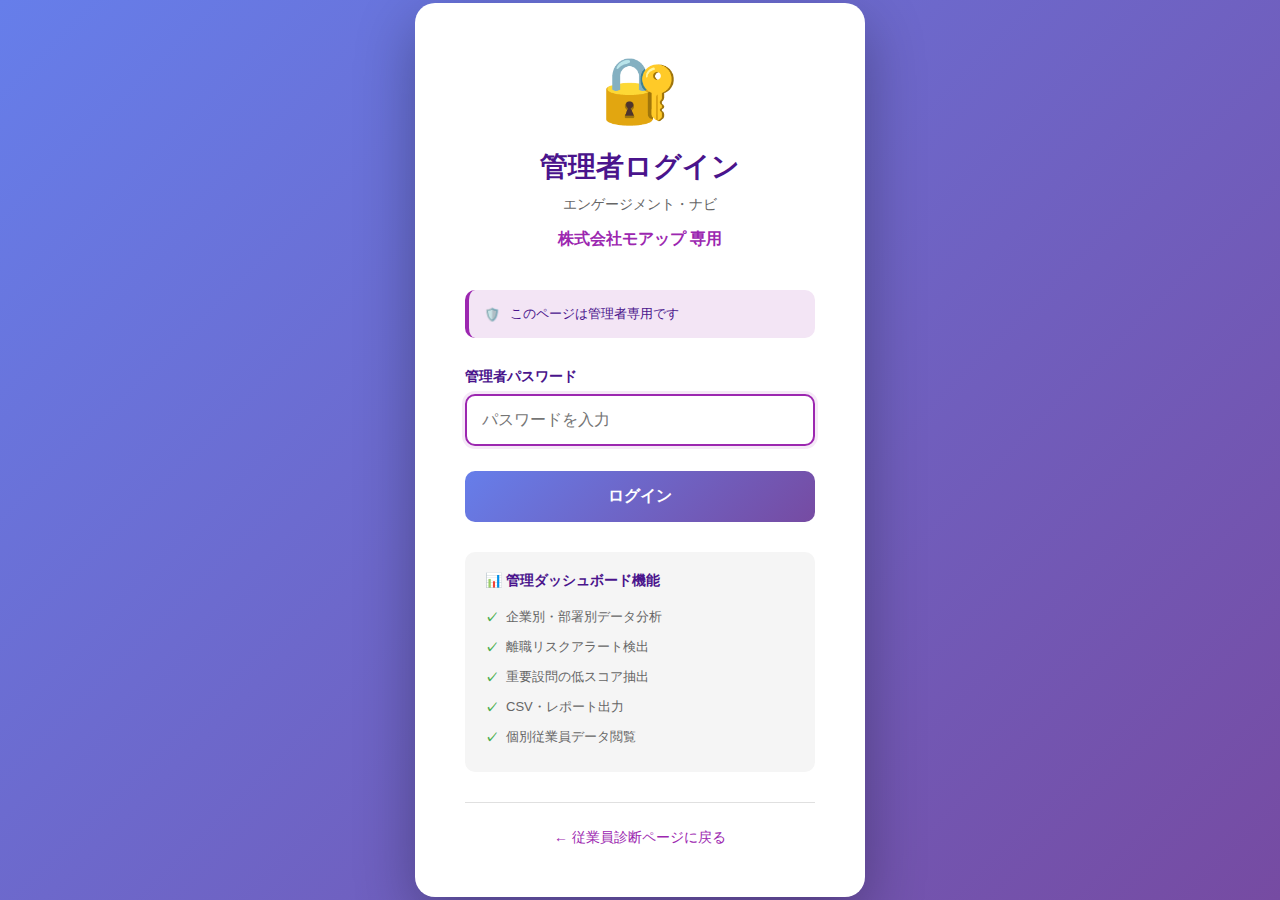
<file: admin-login.html>
<!DOCTYPE html>
<html lang="ja">
<head>
    <meta charset="UTF-8">
    <meta name="viewport" content="width=device-width, initial-scale=1.0">
    <title>管理者ログイン - エンゲージメント・ナビ</title>
    <style>
        * {
            margin: 0;
            padding: 0;
            box-sizing: border-box;
        }

        body {
            font-family: 'Segoe UI', Tahoma, Geneva, Verdana, sans-serif;
            background: linear-gradient(135deg, #667eea 0%, #764ba2 100%);
            min-height: 100vh;
            display: flex;
            justify-content: center;
            align-items: center;
        }

        .login-container {
            background: white;
            padding: 50px;
            border-radius: 20px;
            box-shadow: 0 20px 60px rgba(0,0,0,0.3);
            width: 90%;
            max-width: 450px;
            text-align: center;
        }

        .logo {
            font-size: 64px;
            margin-bottom: 20px;
        }

        h1 {
            color: #4a148c;
            margin-bottom: 10px;
            font-size: 28px;
        }

        .subtitle {
            color: #666;
            margin-bottom: 15px;
            font-size: 14px;
        }

        .company-name {
            color: #9c27b0;
            font-weight: bold;
            font-size: 16px;
            margin-bottom: 40px;
        }

        .security-notice {
            background: #f3e5f5;
            color: #4a148c;
            padding: 15px;
            border-radius: 10px;
            margin-bottom: 30px;
            font-size: 13px;
            display: flex;
            align-items: center;
            gap: 10px;
            border-left: 4px solid #9c27b0;
        }

        .input-group {
            margin-bottom: 25px;
            text-align: left;
        }

        label {
            display: block;
            color: #4a148c;
            font-weight: bold;
            margin-bottom: 8px;
            font-size: 14px;
        }

        input[type="password"] {
            width: 100%;
            padding: 15px;
            border: 2px solid #e0e0e0;
            border-radius: 10px;
            font-size: 16px;
            transition: all 0.3s;
        }

        input[type="password"]:focus {
            outline: none;
            border-color: #9c27b0;
            box-shadow: 0 0 0 3px rgba(156, 39, 176, 0.1);
        }

        .login-btn {
            width: 100%;
            padding: 15px;
            background: linear-gradient(135deg, #667eea 0%, #764ba2 100%);
            color: white;
            border: none;
            border-radius: 10px;
            font-size: 16px;
            font-weight: bold;
            cursor: pointer;
            transition: all 0.3s;
        }

        .login-btn:hover {
            transform: translateY(-2px);
            box-shadow: 0 10px 25px rgba(102, 126, 234, 0.4);
        }

        .error-message {
            color: #d32f2f;
            background: #ffebee;
            padding: 12px;
            border-radius: 8px;
            margin-top: 15px;
            font-size: 14px;
            display: none;
        }

        .back-link {
            margin-top: 30px;
            padding-top: 25px;
            border-top: 1px solid #e0e0e0;
        }

        .back-link a {
            color: #9c27b0;
            text-decoration: none;
            font-size: 14px;
        }

        .back-link a:hover {
            text-decoration: underline;
        }

        .features {
            text-align: left;
            margin-top: 30px;
            padding: 20px;
            background: #f5f5f5;
            border-radius: 10px;
        }

        .features h3 {
            color: #4a148c;
            font-size: 14px;
            margin-bottom: 12px;
        }

        .features ul {
            list-style: none;
            padding: 0;
        }

        .features li {
            color: #666;
            font-size: 13px;
            padding: 6px 0;
            display: flex;
            align-items: center;
            gap: 8px;
        }

        .features li:before {
            content: '✓';
            color: #4caf50;
            font-weight: bold;
        }
    </style>
</head>
<body>
    <div class="login-container">
        <div class="logo">🔐</div>
        <h1>管理者ログイン</h1>
        <p class="subtitle">エンゲージメント・ナビ</p>
        <p class="company-name">株式会社モアップ 専用</p>
        
        <div class="security-notice">
            <span>🛡️</span>
            <span>このページは管理者専用です</span>
        </div>

        <form id="login-form">
            <div class="input-group">
                <label for="password">管理者パスワード</label>
                <input 
                    type="password" 
                    id="password" 
                    placeholder="パスワードを入力"
                    autocomplete="off"
                    required
                >
            </div>

            <button type="submit" class="login-btn">ログイン</button>
            
            <div id="error-message" class="error-message">
                ❌ パスワードが正しくありません
            </div>
        </form>

        <div class="features">
            <h3>📊 管理ダッシュボード機能</h3>
            <ul>
                <li>企業別・部署別データ分析</li>
                <li>離職リスクアラート検出</li>
                <li>重要設問の低スコア抽出</li>
                <li>CSV・レポート出力</li>
                <li>個別従業員データ閲覧</li>
            </ul>
        </div>

        <div class="back-link">
            <a href="index.html">← 従業員診断ページに戻る</a>
        </div>
    </div>

    <script>
        const ADMIN_PASSWORD = 'moreup-japan';

        document.getElementById('login-form').addEventListener('submit', function(e) {
            e.preventDefault();
            
            const password = document.getElementById('password').value;
            const errorMessage = document.getElementById('error-message');
            
            if (password === ADMIN_PASSWORD) {
                sessionStorage.setItem('adminPassword', password);
                sessionStorage.setItem('adminLoginTime', Date.now());
                window.location.href = 'admin-dashboard.html';
            } else {
                errorMessage.style.display = 'block';
                document.getElementById('password').value = '';
                
                setTimeout(() => {
                    errorMessage.style.display = 'none';
                }, 3000);
            }
        });

        window.onload = function() {
            document.getElementById('password').focus();
        };
    </script>
</body>
</html>
</file>
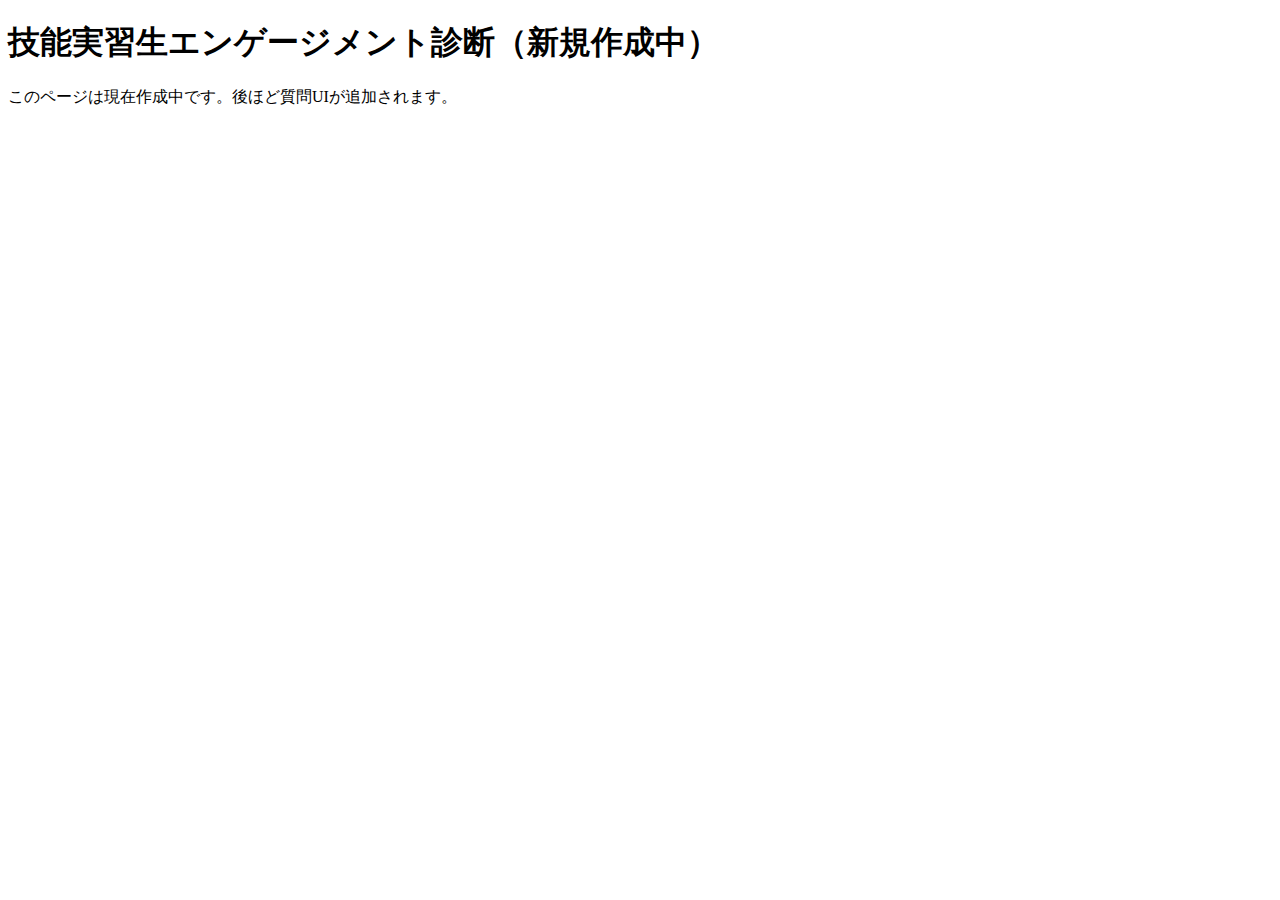
<file: trainee-index.html>
<!DOCTYPE html>
<html lang="ja">
<head>
  <meta charset="UTF-8">
  <title>技能実習生エンゲージメント診断</title>
</head>
<body>
  <h1>技能実習生エンゲージメント診断（新規作成中）</h1>
  <p>このページは現在作成中です。後ほど質問UIが追加されます。</p>
</body>
</html>
</file>
